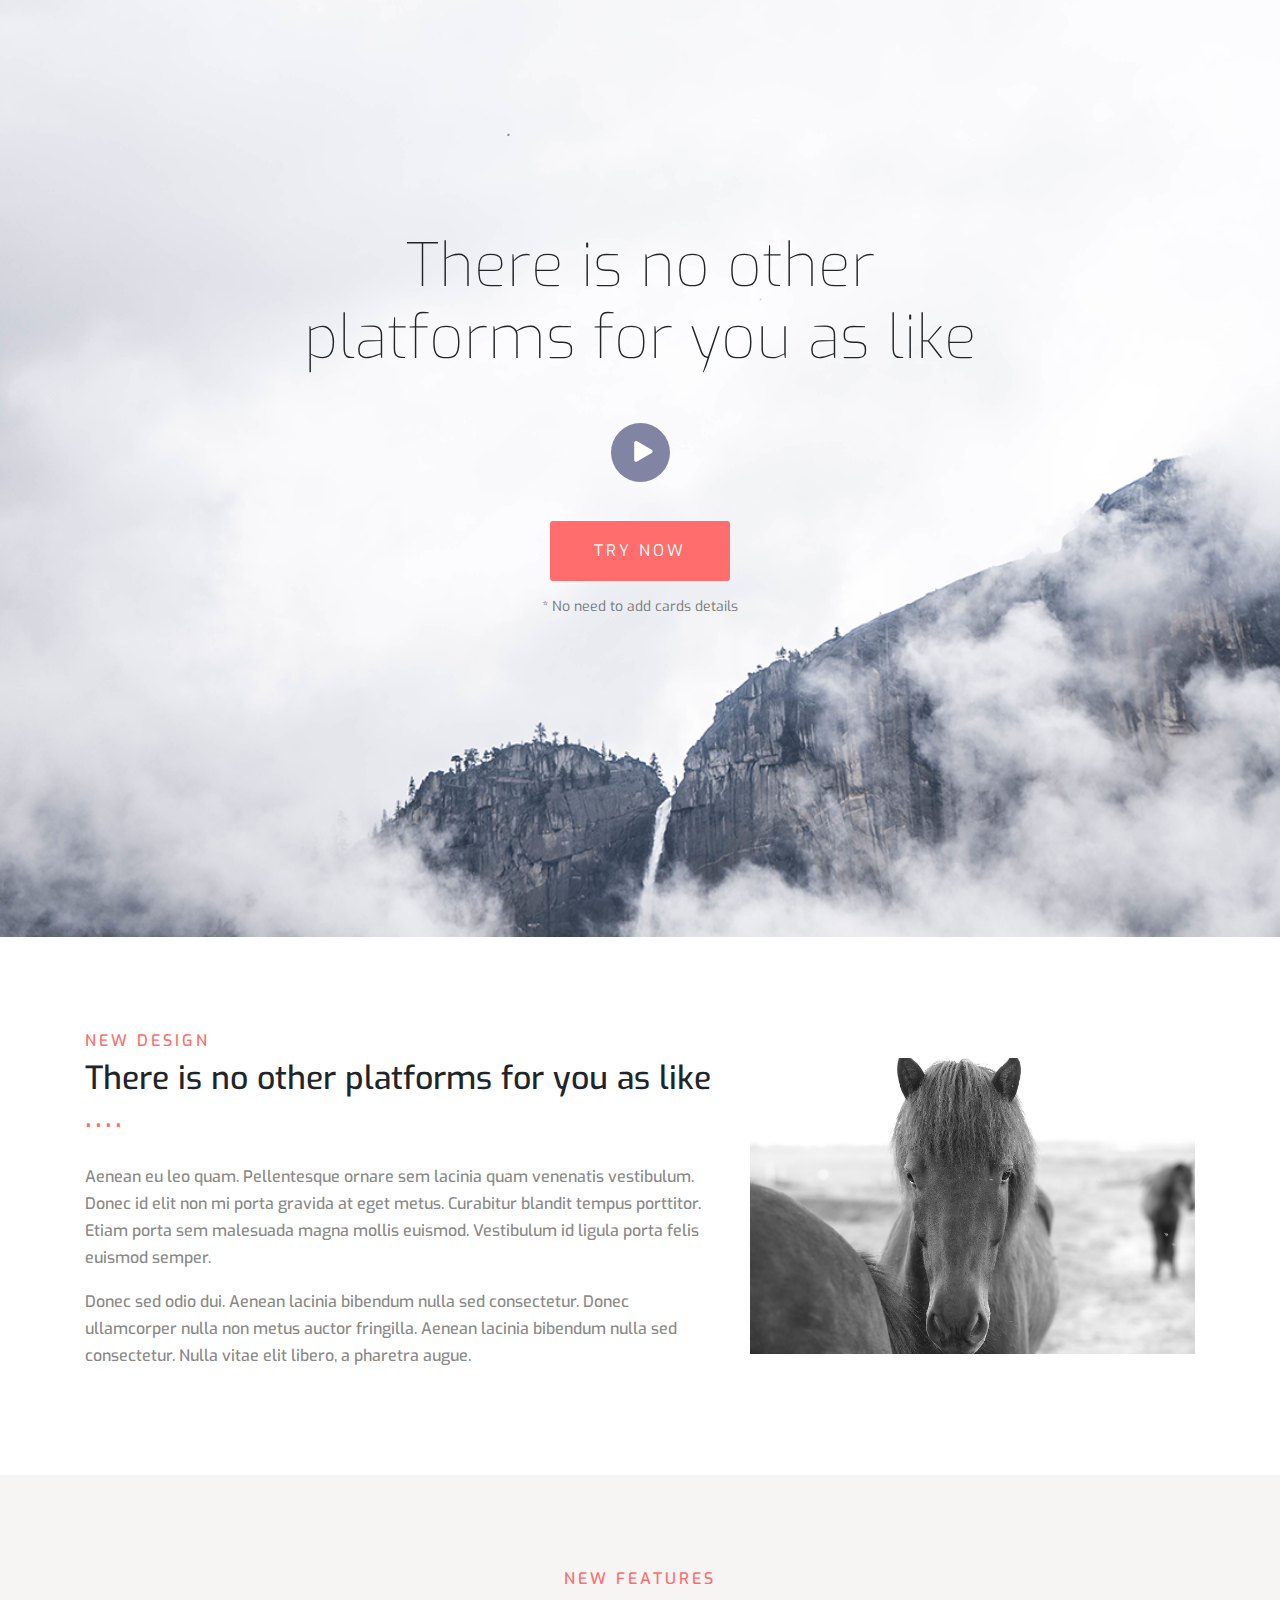
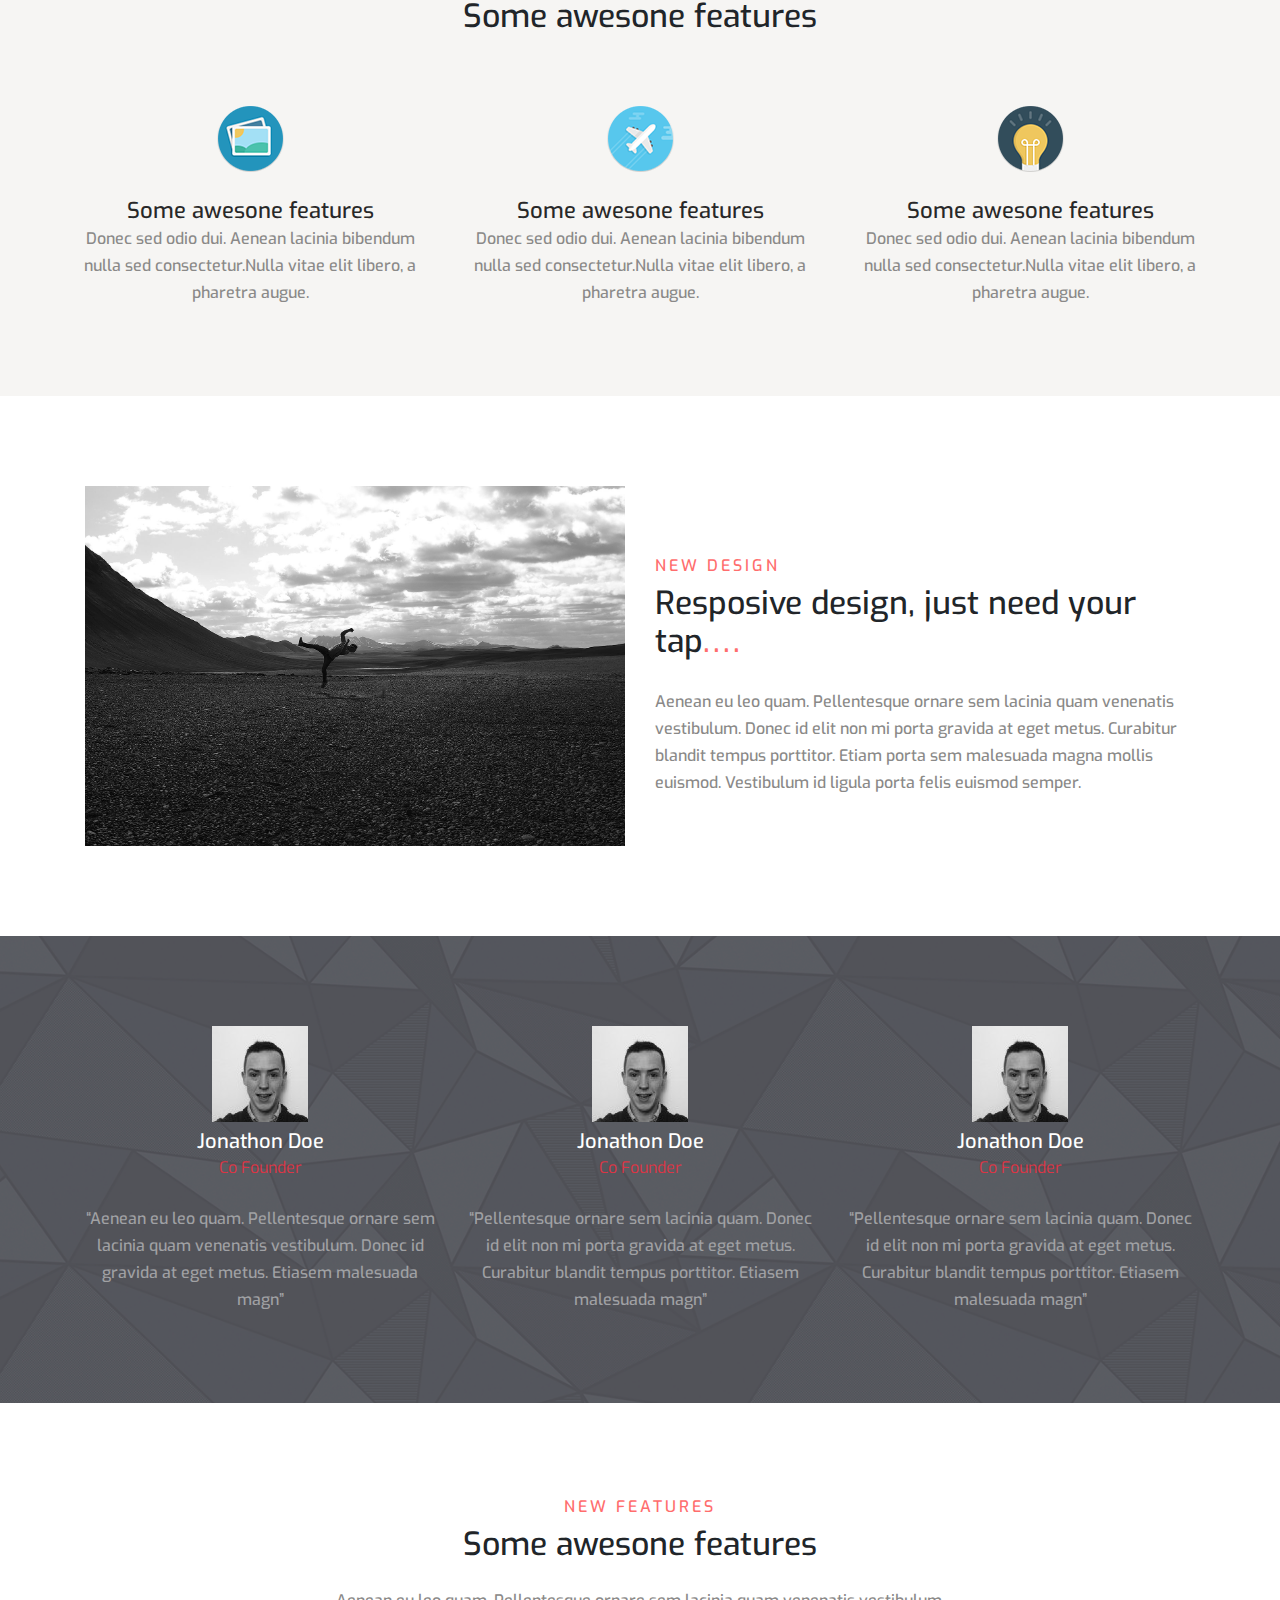
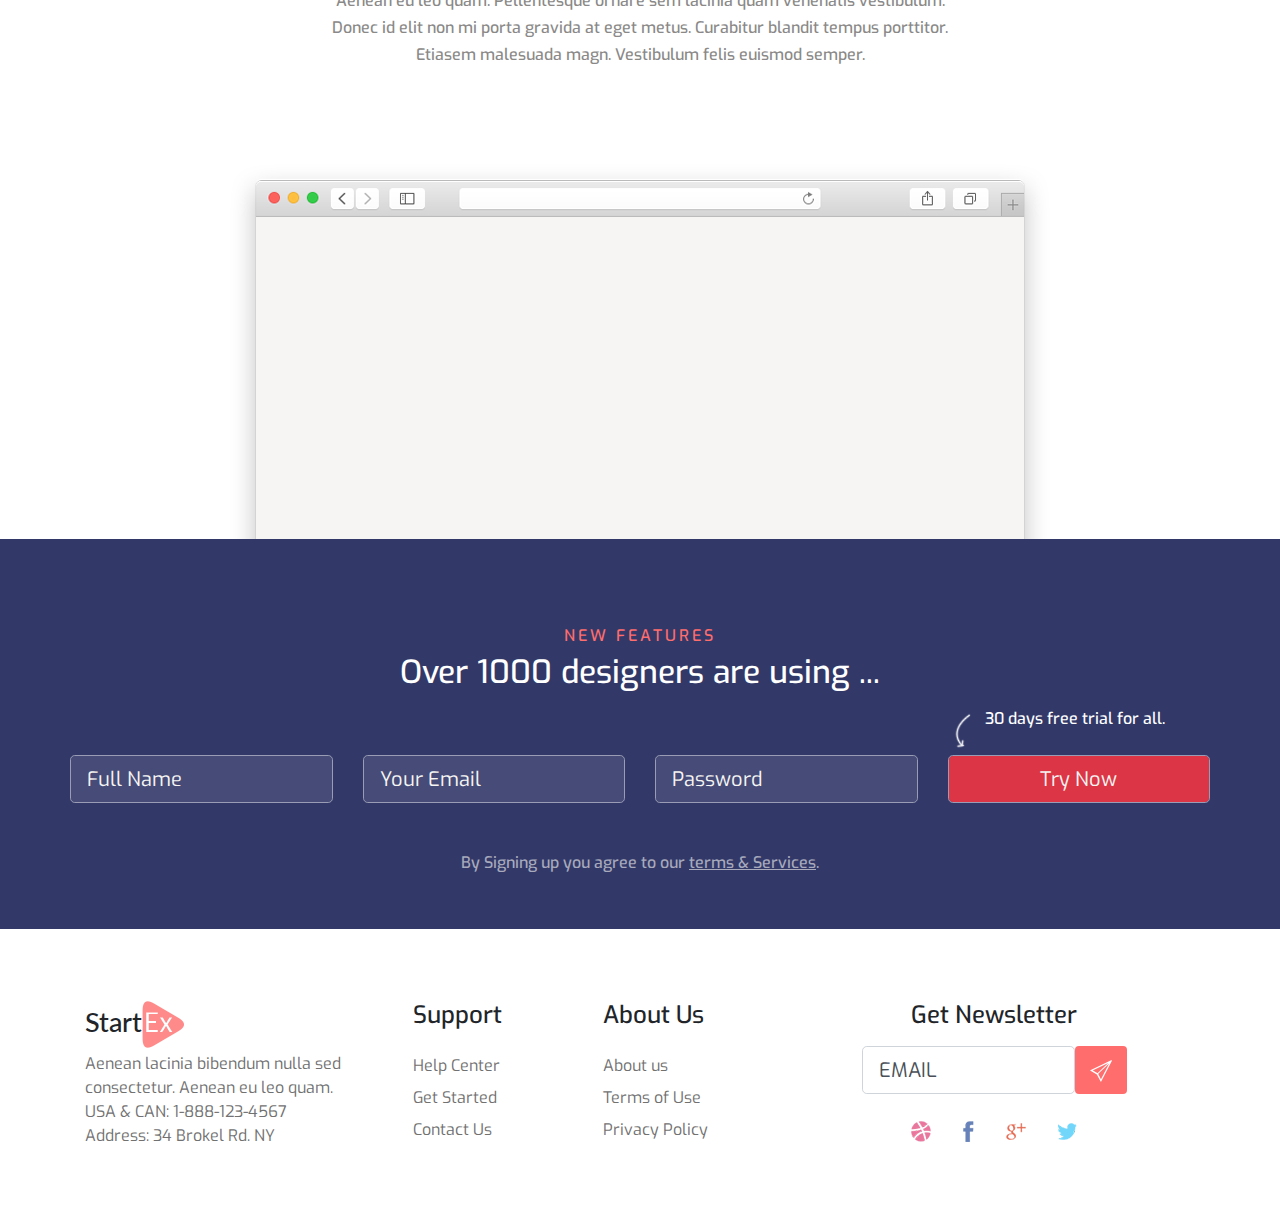
<file: comporate/index.html>
<!DOCTYPE html>
<html lang="en">
  <head>
    <meta charset="utf-8">
    <meta name="viewport" content="width=device-width, initial-scale=1, shrink-to-fit=no">
    <link href="https://fonts.googleapis.com/css2?family=Exo:ital,wght@0,100;0,400;0,500;1,400&display=swap" rel="stylesheet">

    <link rel="stylesheet" href="https://stackpath.bootstrapcdn.com/bootstrap/4.5.2/css/bootstrap.min.css" integrity="sha384-JcKb8q3iqJ61gNV9KGb8thSsNjpSL0n8PARn9HuZOnIxN0hoP+VmmDGMN5t9UJ0Z" crossorigin="anonymous">
    <link href="https://fonts.googleapis.com/css2?family=Lato&display=swap" rel="stylesheet">
    <link rel="stylesheet" type="text/css" href="css/comporate.css">
    <title>Cmporate</title>
  </head>
  <body>
    <header class="header">
      <div class="container">
        <div class=" row  text-center header__block">
          <div class="col-12 ">
            <h1>There is no other<br> platforms for you as like </h1>
          <div>
              </div>
          </div>
          <div class="col-12 d-flex justify-content-center">
            <div class="play_video_icon d-inline-block"><svg width="2.3em" height="2.3em" viewBox="0 0 16 16" class="bi bi-play-fill play_arrow position-relative" fill="#fff" xmlns="http://www.w3.org/2000/svg">
  <path d="M11.596 8.697l-6.363 3.692c-.54.313-1.233-.066-1.233-.697V4.308c0-.63.692-1.01 1.233-.696l6.363 3.692a.802.802 0 0 1 0 1.393z"/>
</svg></div>
         </div>
            <div class="col-12"><a href="#" class=" btn red_btn text-uppercase text-decoration-none">Try now</a></div>
            <div class="col-12"><p class="header__p d-block">* No need to add cards details</p></div>
      </div>
    </header>
    <section class="section-1 section-pd">
      <div class="container">
        <div class="row d-flex flex-lg-row flex-md-column justify-content-center align-items-center text-lg-left text-sm-center">
          <div class="col-lg-7 col-md-12">
            <div class="section__text mr-sm-0">
            <p class="section_1_title">NEW DESIGN</p>
            <div class="section-h2">
            <h2 class="section-1-h2">There is no other platforms for you as like <span class="section_h2_span">....</span></h2>
            </div>
              <div class="section__descript">
              <p>Aenean eu leo quam. Pellentesque ornare sem lacinia quam venenatis vestibulum. Donec id elit non mi porta gravida at eget metus. Curabitur blandit tempus porttitor. Etiam porta sem malesuada magna mollis euismod. Vestibulum id ligula porta felis euismod semper.</p>
              
              <p class=" section__descript section_descript_text pb-3">Donec sed odio dui. Aenean lacinia bibendum nulla sed consectetur. Donec ullamcorper nulla non metus auctor fringilla. Aenean lacinia bibendum nulla sed consectetur. Nulla vitae elit libero, a pharetra augue.</p>
              </div>
              </div>
            </div>
            <div class="col-lg-5 col-md-12  ">
              <img class=" img img-fluid w-100 h-100 section_1_img" src="img/horse1.jpg">
            </div>
          </div>
        </div>
      </div>
    </section>
    <section class="section-2 section-pd">
      <div class="container">
        <div class="row text-center">
          <div class="col-12">
             <p class="section_1_title">NEW FEATURES</p>
            <div class="section-2-h2">
            <h2 class="">Some awesone features</h2>
          </div>
        </div>
        <div class="row d-flex justify-content-between text-center">
          <div class="col-4">
            <img class="img img-fluid section-2-img" src="img/picture.png" alt="">
            <h3 class="section-2-h3">Some awesone features</h3>
            <p class="section__descript">Donec sed odio dui. Aenean lacinia bibendum nulla sed consectetur.Nulla vitae elit libero, a pharetra augue.</p>
          </div>
           <div class="col-4">
            <img class="img img-fluid section-2-img" src="img/airplane.png" alt="">
            <h3 class="section-2-h3">Some awesone features</h3>
            <p class="section__descript">Donec sed odio dui. Aenean lacinia bibendum nulla sed consectetur.Nulla vitae elit libero, a pharetra augue.</p>
          </div>
           <div class="col-4">
            <img class="img img-fluid section-2-img" src="img/bulb.png" alt="">
            <h3 class="section-2-h3">Some awesone features</h3>
            <p class="section__descript">Donec sed odio dui. Aenean lacinia bibendum nulla sed consectetur.Nulla vitae elit libero, a pharetra augue.</p>
          </div>
        </div>
      </div>
    </section>
    <section class="section-3 section-pd">
      <div    class="container">
        <div class="row d-flex flex-lg-row flex-md-column justify-content-center align-items-center text-lg-left text-sm-center">
          <div class="col-lg-6 col-md-12">
            <img class="img img-fluid w-100 h-100 section_1_img "src="img/travel043.jpg" alt="">
          </div>
          <div class="col-lg-6 col-md-12">
            <div class="section-3-text  ">
            <p class="section_1_title pt-3">NEW DESIGN</p>
            <div class="section-h2">
            <h2 class=" section-3-h2 ">Resposive design, just need your tap<span class="section_h2_span">....</span></h2></div>
        
              <p class="section__descript ">Aenean eu leo quam. Pellentesque ornare sem lacinia quam venenatis vestibulum. Donec id elit non mi porta gravida at eget metus. Curabitur blandit tempus porttitor. Etiam porta sem malesuada magna mollis euismod. Vestibulum id ligula porta felis euismod semper.</p>
            
            </div>
        </div>
      </div>
    </section>
    <section class="section-4 section-pd">
      <div class="container">
        <div class="row d-flex align-items-center justify-content-between text-center">
         <div class="col-4">
          <img class="pb-2" src="img/people.jpeg" alt="">
          <h5 class="text-white">Jonathon Doe</h5>
          <span class="text-danger ">Co Founder</span>
             <div class="clients__descript pt-4">
          <p>“Aenean eu leo quam. Pellentesque ornare sem lacinia quam venenatis vestibulum. Donec id gravida at eget metus. Etiasem malesuada magn”</p>
        </div>
         </div>
         <div class="col-4">
            <img class="pb-2" src="img/people.jpeg" alt="">
           <h5 class="text-white">Jonathon Doe</h5>
           <span class="text-danger">Co Founder</span>
              <div class="clients__descript pt-4">
           <p>“Pellentesque ornare sem lacinia quam. Donec id elit non mi porta gravida at eget metus. Curabitur blandit tempus porttitor. Etiasem malesuada magn”</p>
              </div>
         </div>
         <div class="col-4">
           <img class="pb-2" src="img/people.jpeg" alt="">
           <h5 class="text-white">Jonathon Doe</h5>
           <span class="text-danger">Co Founder</span>
           <div class="clients__descript pt-4">
           <p>“Pellentesque ornare sem lacinia quam. Donec id elit non mi porta gravida at eget metus. Curabitur blandit tempus porttitor. Etiasem malesuada magn”</p>
           </div>
            </div>
    </section>
    <section class="section-5 section-pd pb-0">
      <div class="container">
        <div class="row text-center">
          <div class="col-12">
            <p class="section_1_title">NEW FEATURES</p>
            <h2 class="pb-4">Some awesone features</h2>
          </div>
        </div>
        <div class="row text-center d-flex justify-content-center">
          <div class="col-7">
           <div class="section__descript mb-5">
            <p class="">Aenean eu leo quam. Pellentesque ornare sem lacinia quam venenatis vestibulum. Donec id elit non mi porta gravida at eget metus. Curabitur blandit tempus porttitor. Etiasem malesuada magn. Vestibulum felis euismod semper.</p>
          </div>
        </div>
        <div class="col-12">
          <img class=" img img-fluid mt-5" src="img/1.png" alt="">
        </div> 
      </div>
    </div>
    </section>
    <section class="section_registration">
      <div class="container footer_form">
        <div class="row no-gutters text-center d-flex align-items-right justify-content-end">
          <div class="col-12">
            <p class="section_1_title">NEW FEATURES</p>
            <h2 class="section-1-h2 text-white">Over 1000 designers are using ...</h2>
          </div>
          <div class="col-3 mb-4 mr-2 mt-3">
            <div class=" d-block position-relative">
            <img class="float-left d-inline-block position-absolute" src="img/arrow1.png" alt="">
            <p class="d-inline-block teent text-white">30 days free trial for all.</p>
            </div>
          </div>
        </div>
        <form>
  <div class="row">
    <div class="col-3">
      <input type="text" class="form-control form-control-lg regist__form " value="Full Name">
    </div>
    <div class="col-3">
      <input type="text" class="form-control form-control-lg regist__form " value="Your Email">
    </div>
    <div class="col-3">
      <input type="text" class="form-control form-control-lg regist__form" value="Password">
    </div>
 
  <div class="col-3">
      <input type="text" class="red_submit form-control form-control-lg regist__form  bg-danger text-center" value="Try Now">
    </div>
     </div>
</form>
<div class=" terms_row row pt-5">
  <div class="terms col-12 text-center">
    <p>By Signing up you agree to our <a href="#" class="terms_a">terms & Services</a>.</p>
  </div>
</div>
    </section>
    <section class="section_footer">
      <div class="container">
        <div class="row  d-flex  justify-content-between flex-wrap">
        <div class="col-sm-4 col-lg-3 address ">
          <div class="logo d-flex align-items-center">
              <p class="logo_text">Start</p> 
              <img src="img/Pollogo.png" alt="  ">
          </div>  
              <div class="address_lead pt-1"> 
              <a class="nav-link p-0" href="#">Aenean lacinia bibendum nulla sed consectetur. Aenean eu leo quam. 
               USA &  CAN: 1-888-123-4567
               Address: 34 Brokel Rd. NY</a>
              </div>
          </div>
        
        <div class="col-sm-3 col-lg-2">
          <ul class="nav d-flex flex-column ">
        <li><h4>Support</h4></li>
  <li class="nav-item">
    <a class="nav-link pl-0 pr-0 pt-4 pb-0" href="#">Help Center</a>
  </li>
  <li class="nav-item">
    <a class="nav-link pl-0 pr-0 pb-0" href="#">Get Started</a>
  </li>
     <li class="nav-item">
    <a class="nav-link pl-0 pr-0 pb-0 pt-2" href="#">Contact Us</a>
  </li>
</ul>
        </div>
        <div class="col-sm-3 col-lg-2">
          <ul class="nav flex-column text-left">
        <li><h4>About Us</h4></li>
  <li class="nav-item">
    <a class="nav-link pl-0 pr-0 pt-4 pb-0" href="#">About us</a>
  </li>
  <li class="nav-item">
    <a class="nav-link pl-0 pr-0 pb-0" href="#">Terms of Use</a>
  </li>
     <li class="nav-item">
    <a class="nav-link pl-0 pr-0 pb-0 pt-2" href="#">Privacy Policy</a>
  </li>
</ul>
        </div>
        <div class="mx-auto col-lg-4">
          <h4 class="text-center pb-2 pt-sm-5 pt-lg-0">Get Newsletter</h4>
          <form  class="  pt-2 d-flex align-items-center justify-content-center">
            <input class="form-control form-control-lg email_submit d-inline-block border-right-none" type="text" value="EMAIL">
            <button  class="btn btn-md red_submit btn-submit"type="button"><img src="img/submit.png" alt=""></button>
          </form>
          <ul class="nav  pt-3 justify-content-center">
              <li class="nav-item">
                  <a class="nav-link" href="#"><img src="img/dribbble_s.png" alt="dribbble logo"></a>
              </li>
              <li class="nav-item">
                  <a class="nav-link" href="#"><img src="img/facebook_s.png" alt="facebook logo"></a>
              </li>
              <li class="nav-item">
                  <a class="nav-link" href="#"><img src="img/googleplus_s.png" alt="googleplus logo"></a>
              </li>
              <li class="nav-item">
                  <a class="nav-link" href="#"><img src="img/twitter_s.png" alt="twitter logo"></a>
              </li>
            </ul>
        </div>
        </div>
        
        </div>
        </div>
      </div>
    </section>


    <script src="https://code.jquery.com/jquery-3.5.1.slim.min.js" integrity="sha384-DfXdz2htPH0lsSSs5nCTpuj/zy4C+OGpamoFVy38MVBnE+IbbVYUew+OrCXaRkfj" crossorigin="anonymous"></script>
    <script src="https://cdn.jsdelivr.net/npm/popper.js@1.16.1/dist/umd/popper.min.js" integrity="sha384-9/reFTGAW83EW2RDu2S0VKaIzap3H66lZH81PoYlFhbGU+6BZp6G7niu735Sk7lN" crossorigin="anonymous"></script>
    <script src="https://stackpath.bootstrapcdn.com/bootstrap/4.5.2/js/bootstrap.min.js" integrity="sha384-B4gt1jrGC7Jh4AgTPSdUtOBvfO8shuf57BaghqFfPlYxofvL8/KUEfYiJOMMV+rV" crossorigin="anonymous"></script>
  </body>
</html>
</file>
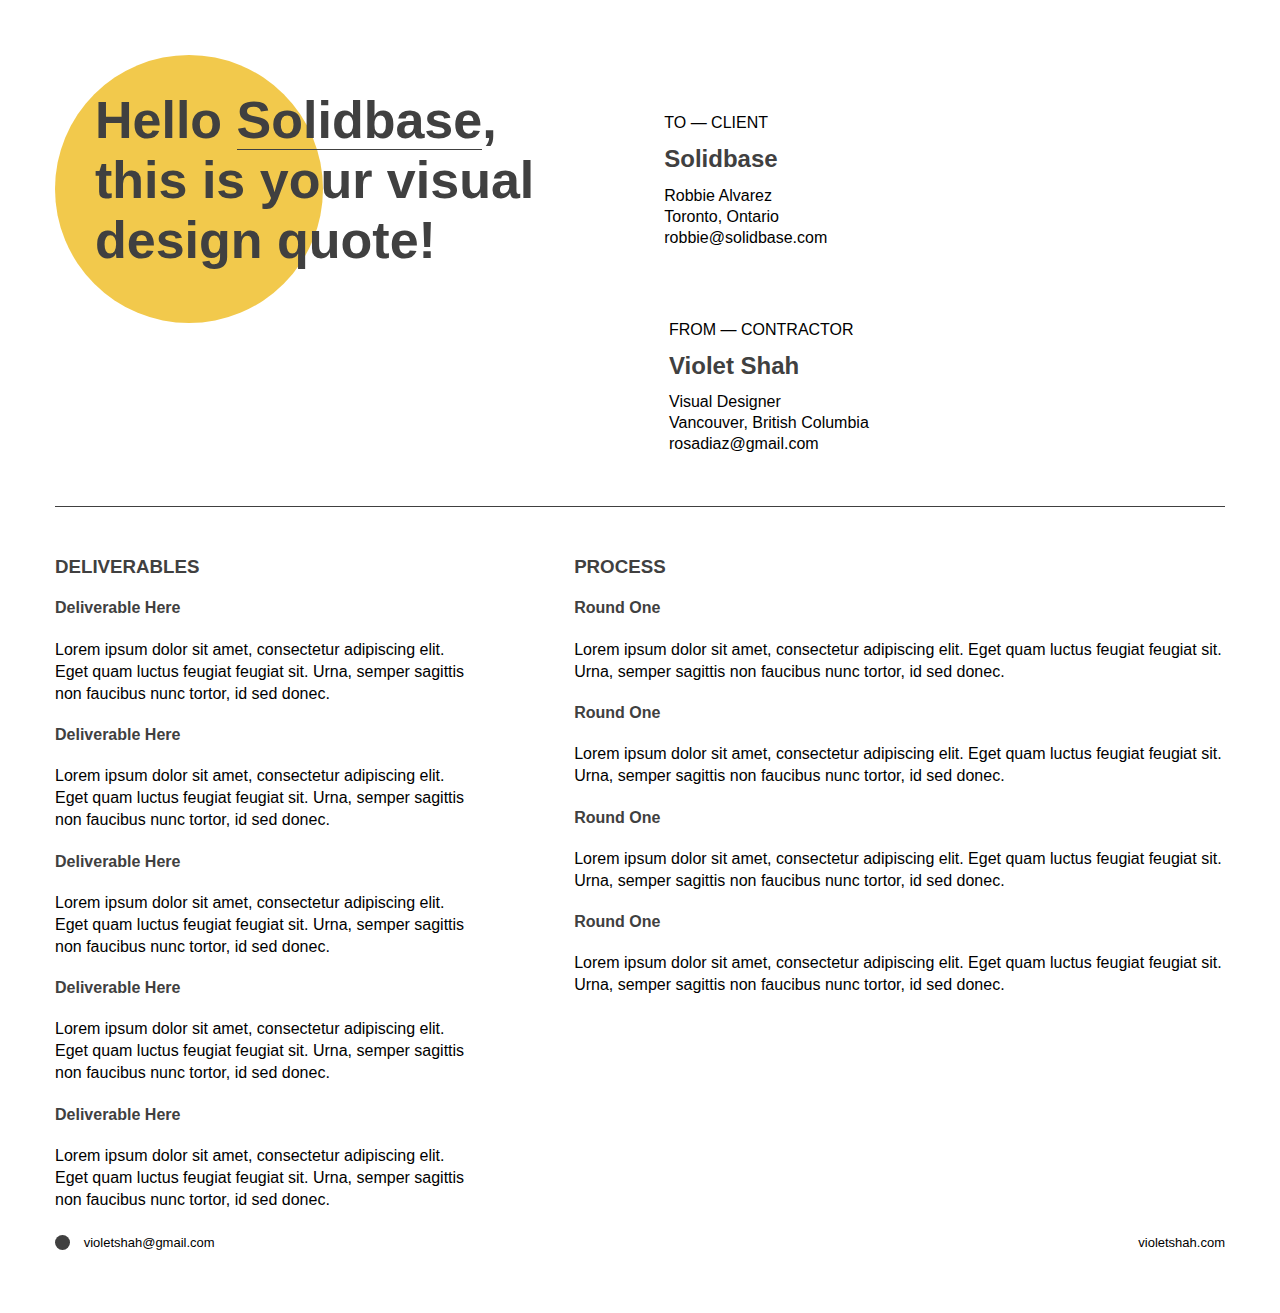
<file: docs/index.html>
<!DOCTYPE html>
<html>
<head>
	<title>Freelance contact</title>
	<!--<link rel="shortcut icon" href="https://encrypted-tbn0.gstatic.com/images?q=tbn%3AANd9GcR2PDWqAWJal1lKKhfnkBqM2RZgGXcLx8yzAQ&usqp=CAU">-->
	<link rel="stylesheet" type="text/css" href="cont.css">
	<!--<link href="https://fonts.googleapis.com/css2?family=Karla:wght@400;700&display=swap" rel="stylesheet">-->
	<meta charset="utf-8">
	<meta name="viewport" content="width=device-width">
</head>
<body>
<header class="header">

	<div class="container">
<div class="yellowdisc"></div>
		<div class="hello">
			<h1>Hello <span>Solidbase</span>,<br>this is your visual<br> design quote!</h1>
			<div class="aside1">
				<p>TO — CLIENT</p>
				<h2>Solidbase</h2>
				<p>Robbie Alvarez</p>
				<p>Toronto, Ontario</p>
				<p>robbie@solidbase.com</p>
			</div>
		</div>
			<div class="aside2">
				<p class="from">FROM  — CONTRACTOR</p>
				<h2>Violet Shah</h2>
				<p>Visual Designer</p>
				<p>Vancouver, British Columbia</p>
				<p>rosadiaz@gmail.com</p>

			</div>


	</div>
</header>
<section class="about">
    <div class="container">
    	<div class="about">
    <div class="about1">
    <h3>DELIVERABLES</h3>

    <h4>Deliverable Here</h4>
    <p>Lorem ipsum dolor sit amet, consectetur adipiscing elit. Eget quam luctus feugiat feugiat sit. Urna, semper sagittis non faucibus nunc tortor, id sed donec.</p>

     <h4>Deliverable Here</h4>
     <p>Lorem ipsum dolor sit amet, consectetur adipiscing elit. Eget quam luctus feugiat feugiat sit. Urna, semper sagittis non faucibus nunc tortor, id sed donec.</p>

     <h4>Deliverable Here</h4>
     <p>Lorem ipsum dolor sit amet, consectetur adipiscing elit. Eget quam luctus feugiat feugiat sit. Urna, semper sagittis non faucibus nunc tortor, id sed donec.</p>

     <h4>Deliverable Here</h4>
     <p>Lorem ipsum dolor sit amet, consectetur adipiscing elit. Eget quam luctus feugiat feugiat sit. Urna, semper sagittis non faucibus nunc tortor, id sed donec.</p>

     <h4>Deliverable Here</h4>
     <p>Lorem ipsum dolor sit amet, consectetur adipiscing elit. Eget quam luctus feugiat feugiat sit. Urna, semper sagittis non faucibus nunc tortor, id sed donec.</p>
</div>
     <div class="about2">
         <h3>PROCESS</h3>

        <h4>Round One</h4>
    	<p>Lorem ipsum dolor sit amet, consectetur adipiscing elit. Eget quam luctus feugiat feugiat sit. Urna, semper sagittis non faucibus nunc tortor, id sed donec.</p>


    	<h4>Round One</h4>
    	<p>Lorem ipsum dolor sit amet, consectetur adipiscing elit. Eget quam luctus feugiat feugiat sit. Urna, semper sagittis non faucibus nunc tortor, id sed donec.</p>


    	<h4>Round One</h4>
    	<p>Lorem ipsum dolor sit amet, consectetur adipiscing elit. Eget quam luctus feugiat feugiat sit. Urna, semper sagittis non faucibus nunc tortor, id sed donec.</p>

    	<h4>Round One</h4>
    	<p>Lorem ipsum dolor sit amet, consectetur adipiscing elit. Eget quam luctus feugiat feugiat sit. Urna, semper sagittis non faucibus nunc tortor, id sed donec.</p>
</div>
</div>
</div>
</section>
<footer>
	<div class="container">

		<div class="disc"></div>
		<p class="mail">violetshah@gmail.com</p>
		<p>violetshah.com</p>
	</div>
</footer>
</body>
</html>
</file>
<file: comporate/css/comporate.css>
body {
	font-size: 16px;
	font-family: 'Exo', sans-serif;
}
* {
	box-sizing: border-box;
}
header {
	background: url(../img/hback.png) no-repeat top center / cover;
}
p {
	margin: 0;
	padding: 0;
	font-size: 16px;
	font-weight: 500;
}
h1 {
	font-weight: 100;
	font-size: 60px;
}
h1, h2, h3, h4, h5, h6 {
	padding: 0;
	margin: 0;
}
.header__block {
	padding: 230px 0 0 0;

}
.play_video_icon {
	background-color: #8185a3;
	border-radius: 50%;
	width: 59px;
	height: 59px;
	margin: 49px 0 0 0;
}
.play_arrow {
	top: 10px;
	left: 3px;
	}
.red_btn {
	font-size: 16px;
	font-weight: 400;
	color: #fff;
	letter-spacing: 3px;
	background-color: #ff6d6d;
	padding: 17px 43px;
	border-radius: 3px;
	margin: 39px 0 15px 0;
	}
.red_btn:hover {
	color: #fff;
	background-color: transparent;
	text-decoration: none;
	transition: 1s all linear;
	animation-name: btn_red;
	animation-duration: 1s;
	animation-timing-function: ease-in-out;
	animation-iteration-count: 100;
	animation-fill-mode: both;
}
@keyframes btn_red {
	0% {

	}
	25% {
		border: 1px solid #ff6d6d;
		color: #d6b4b4;
	}
	50% {
		border: 1px solid #ff6d6d;
		color: #a39b9b;
	}
	25% {
		background-color: #ff6d6d;
		color: #fff;
		border: 1px solid #ff6d6d;
	}
}
.header__p {
	color: #767779;
	font-size: 14px;
	font-weight: 400;
	padding: 0 0 320px 0;
}
.section__text {
	width: 560px;
	font-weight: 500;
}
.section-pd {
	line-height: 27px;
	padding: 110px 0;
}
.section_1_title {
	padding: 0 0 5px 0;
	letter-spacing: 3px;
	color: #ff6d6d;
}
.section-h2 {
	width: 420px;
	padding: 0 0 27px 0;
}
.section_h2_span {
	color: #ff6d6d;
	letter-spacing: 3px;
}
.section-1-h2 h2 {
	font-size: 40px;
}
.section__descript {
	color: #8a8988;
}
.section_descript_text {
	padding: 38px 0 0 0;
}

.section-2 {
	
	background-color: #f6f5f3;
}
.section-2-img {
	padding: 70px 0 26px 0;
}
.section-2-h3 {
	font-size: 22px;
	color: #282828;
}

.section-4 {
	background: url(../img/group4.png) no-repeat center top / cover;
}
.section_registration {
	background-color: #323969;
}
.teent {
	padding-left: 30px;
}
.regist__form {
	background-color: #464c77;
	border-color: #999cb4;
	color: #f6f5f3;
}
.red_submit {
	background-color: #ff6d6d;
}
.footer_form {
	padding: 85px 0 54px 0;
}
.clients__descript {
	color: #a0a1a4;
}
.terms {
	color: #a8aabc; 
}
.terms_a {
	color: #a8aabc;
	text-decoration: underline;
}
.terms_a:hover {
	color: #ff6d6d;
}
.section_footer {
	padding: 72px 0; 
}
.address_lead {
	width: 261px;

}
.address {
	margin-right: 43px;
}
.nav-link {
	color: #717171;
}
.logo_text {
	font-size: 27px;
	padding: 0 0 6px 0;
	font-family: 'Lato', sans-serif;
}
.email_submit {
	width: 213px;
}
.btn-submit {
	padding: 11px 14px;
}
#triangle-topright {
	width: 0;
	height: 0;
	border-top: 100px solid red; 
	border-left: 100px solid transparent;
	
}
/*Media*/
@media (max-width: 1432px) {
	.section__text, .section-1-h2, .section-3-h2 {
		width: 100%;
		margin: 0 auto;

	}
	.section_descript_text {
		padding: 17px 0 0 0;
	}
	.section-h2 {
		margin: 0;
		width: 100%;
	}
	.section__text {
		float: none;
	}
	.section_1_img {
			
			float: center;
	}
	.section-pd {
		padding: 90px 0;
	}
	
	/*.section-3-h2 {
		margin: 0 auto;
	}*/
}
</file>
<file: docs/cont.css>
body{
	font-family: 'Karla', sans-serif;
	margin: 0 auto;
	padding:0;
}
*{
	box-sizing: border-box;
}
span{
border-bottom:1px solid #404040;
}
h1, h2, h3, h4, h5, h6{
	color:#404040;
}
h1{
	font-weight: 700;

	font-size: 52px;
	line-height: 0,2em;
}
div .yellowdisc{
	width: 268px;
	position:absolute;
	height: 268px;
	background-color:#f2c94c;
	left:
	top:70px;
	border-radius: 50%;
}
.hello{
margin:40px 0px 0px 40px;
display:flex;
align-items: center;
position: relative;
}
.container{
	margin: 0 auto;
	width:1170px;
	border-bottom:1px solid #404040;
}
p{
	line-height: 5px;
}
.aside1{
	margin-left: 130px;
}
.aside2{
	margin: 22px 0px  60px 614px;
}
.about1 {
width: 60%;
margin-right:97px;
}
section .container{
	border: none;
}
.about{
	display: flex;
	justify-content: space-between;
	margin-top:15px;
}
.about p{

	line-height: 22px;
}
.disc{
	background-color:#404040;
	border-radius:50%;
	width: 15px;
	height: 15px;
}
footer .container{
	border-bottom:none;
	display: flex;
	position: relative;
	justify-content: space-between;
	align-items: center;
}
footer .container p{
	font-size: 13px;
}
.mail{
    margin-right: 910px;
}


@media screen and (min-width : 310px) {
body{
	margin:55px;
}
div.aside1{
	float:left;
}
}
@media screen and (min-device-width : 768px) {

}
@media screen and (min-device-width :1224px) {

}
@media screen and (min-device-width : 1824px) {

}
</file>
